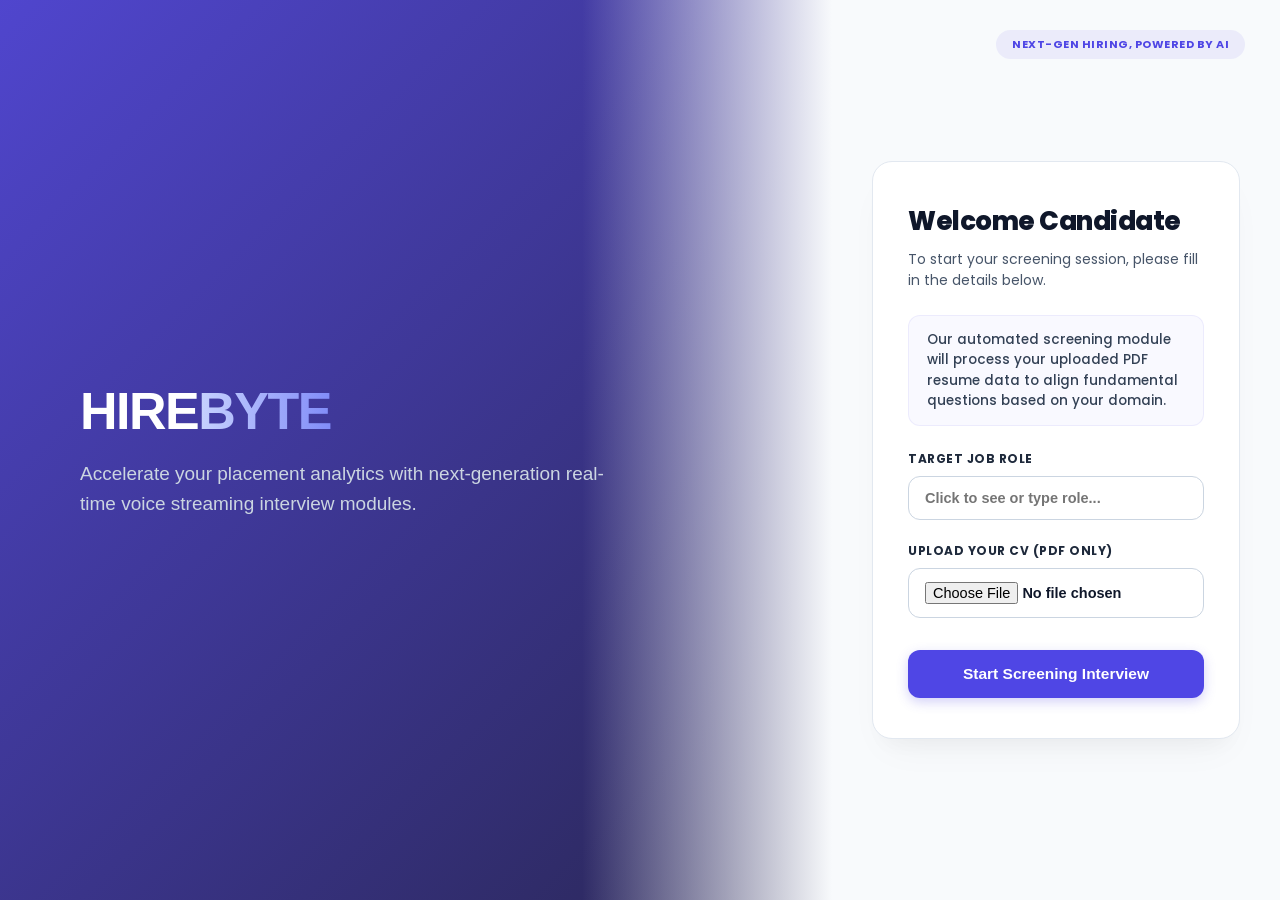
<file: templates/index.html>
<!DOCTYPE html>
<html lang="en">

<head>
    <meta charset="UTF-8">
    <meta name="viewport" content="width=device-width, initial-scale=1.0">
    <title>HIREBYTE - Setup Your Interview</title>
    <link rel="preconnect" href="https://fonts.googleapis.com">
    <link rel="preconnect" href="https://fonts.gstatic.com" crossorigin>
    <link
        href="https://fonts.googleapis.com/css2?family=Poppins:ital,wght@0,100;0,200;0,300;0,400;0,500;0,600;0,700;0,800;0,900;1,100;1,200;1,300;1,400;1,500;1,600;1,700;1,800;1,900&family=Raleway:ital,wght@0,100..900;1,100..900&display=swap"
        rel="stylesheet">
    <style>
        html,
        body {
            margin: 0;
            padding: 0;
            width: 100%;
            height: 100vh;
            font-family: -apple-system, BlinkMacSystemFont, "Segoe UI", Roboto, Helvetica, Arial, sans-serif;
            background-color: #f8fafc;
            overflow: hidden;
        }

        .split-viewport-container {
            display: flex;
            width: 100%;
            height: 100vh;
            position: relative;
        }

        .split-banner-left {
            width: 65%;
            height: 100%;
            background: linear-gradient(135deg, rgba(67, 56, 202, 0.93), rgba(30, 27, 75, 0.95)),
                url('https://images.unsplash.com/photo-1522071820081-009f0129c71c?auto=format&fit=crop&w=1200&q=80');
            background-size: cover;
            background-position: center;
            display: flex;
            flex-direction: column;
            justify-content: center;
            padding: 0 12% 0 80px;
            box-sizing: border-box;
            color: #ffffff;
            position: relative;
            z-index: 1;
        }

        .split-banner-left::after {
            content: "";
            position: absolute;
            top: 0;
            right: 0;
            width: 250px;
            height: 100%;
            background: linear-gradient(to right, transparent, #f8fafc);
            z-index: 2;
            pointer-events: none;
        }

        .split-banner-left h1 {
            font-size: 52px;
            font-weight: 800;
            margin: 0 0 18px 0;
            letter-spacing: -1.5px;
        }

        .split-banner-left h1 span {
            color: #a5b4fc;
            background: linear-gradient(to right, #c7d2fe, #818cf8);
            -webkit-background-clip: text;
            background-clip: text;
            -webkit-text-fill-color: transparent;
        }

        .split-banner-left p {
            font-size: 19px;
            line-height: 1.6;
            color: #cbd5e1;
            max-width: 540px;
            margin: 0;
        }

        .split-form-right {
            font-family: "Poppins", sans-serif;
            width: 35%;
            height: 100%;
            display: flex;
            justify-content: center;
            align-items: center;
            padding: 40px;
            box-sizing: border-box;
            position: relative;
            z-index: 3;
            background-color: #f8fafc;
        }

        .top-version-tag {
            position: absolute;
            top: 30px;
            right: 35px;
            background: rgba(79, 70, 229, 0.08);
            color: #4f46e5;
            font-size: 11px;
            font-weight: 700;
            padding: 6px 16px;
            border-radius: 100px;
            text-transform: uppercase;
            letter-spacing: 0.5px;
        }

        .custom-form-card {
            width: 100%;
            max-width: 420px;
            background: #ffffff;
            border-radius: 20px;
            padding: 40px 35px;
            box-shadow: 0 20px 40px -15px rgba(0, 0, 0, 0.05), 0 15px 20px -10px rgba(0, 0, 0, 0.03);
            border: 1px solid #e2e8f0;
            box-sizing: border-box;
        }

        .custom-form-card h2 {
            font-size: 26px;
            font-weight: 800;
            color: #0f172a;
            margin: 0 0 8px 0;
            letter-spacing: -0.5px;
        }

        .custom-form-card p.subtitle {
            font-size: 14px;
            color: #475569;
            margin: 0 0 24px 0;
            line-height: 1.5;
        }

        .custom-info-note {
            background: rgba(79, 70, 229, 0.03);
            border: 1px solid rgba(79, 70, 229, 0.08);
            border-radius: 12px;
            padding: 14px 18px;
            margin-bottom: 24px;
            font-size: 13.5px;
            color: #334155;
            line-height: 1.5;
            font-weight: 500;
        }

        .custom-input-group {
            margin-bottom: 22px;
            position: relative;
        }

        .custom-label {
            font-size: 12px;
            text-transform: uppercase;
            font-weight: 700;
            color: #1e293b;
            letter-spacing: 0.5px;
            display: block;
            margin-bottom: 8px;
        }

        .custom-select,
        .custom-file-input,
        .custom-search-input {
            width: 100%;
            padding: 13px 16px;
            border-radius: 12px;
            border: 1.5px solid #cbd5e1;
            background: #ffffff;
            color: #0f172a;
            font-size: 14.5px;
            font-weight: 600;
            outline: none;
            transition: all 0.2s ease;
            box-sizing: border-box;
        }

        .custom-search-input:focus,
        .custom-file-input:focus {
            border-color: #4f46e5;
            box-shadow: 0 0 0 4px rgba(79, 70, 229, 0.15);
        }

        .dropdown-options-box {
            position: absolute;
            top: calc(100% + 4px);
            left: 0;
            right: 0;
            background: #ffffff;
            border: 1px solid #cbd5e1;
            border-radius: 12px;
            box-shadow: 0 12px 24px -10px rgba(0, 0, 0, 0.1);
            max-height: 220px;
            overflow-y: auto;
            z-index: 100;
            display: none;
            padding: 6px 0;
        }

        .dropdown-item-row {
            padding: 10px 16px;
            font-size: 14px;
            font-weight: 500;
            color: #334155;
            cursor: pointer;
            transition: all 0.15s ease;
        }

        .dropdown-item-row:hover {
            background-color: rgba(79, 70, 229, 0.06);
            color: #4f46e5;
        }

        .dropdown-item-row.hidden {
            display: none;
        }

        .custom-submit-btn {
            width: 100%;
            background: #4f46e5;
            color: #ffffff;
            padding: 15px 24px;
            font-size: 15.5px;
            font-weight: 700;
            text-align: center;
            border: none;
            border-radius: 12px;
            cursor: pointer;
            transition: all 0.2s ease;
            margin-top: 10px;
            box-sizing: border-box;
            box-shadow: 0 4px 12px rgba(79, 70, 229, 0.25);
        }

        .custom-submit-btn:hover {
            background: #4338ca;
            transform: translateY(-1px);
            box-shadow: 0 6px 20px rgba(79, 70, 229, 0.35);
        }

        .custom-submit-btn:active {
            transform: translateY(0);
        }

        @media (max-width: 1024px) {
            .split-viewport-container {
                flex-direction: column;
                overflow-y: auto;
            }

            .split-banner-left {
                width: 100%;
                height: auto;
                padding: 60px 40px;
            }

            .split-banner-left::after {
                display: none;
            }

            .split-form-right {
                width: 100%;
                height: auto;
                padding: 60px 20px;
            }

            .top-version-tag {
                display: none;
            }
        }
    </style>
</head>

<body>

    <div class="split-viewport-container">

        <div class="split-banner-left">
            <h1>HIRE<span>BYTE</span></h1>
            <p>Accelerate your placement analytics with next-generation real-time voice streaming interview modules.</p>
        </div>

        <div class="split-form-right">
            <div class="top-version-tag">Next-gen hiring, powered by AI</div>

            <div class="custom-form-card">
                <h2>Welcome Candidate</h2>
                <p class="subtitle">To start your screening session, please fill in the details below.</p>

                <div class="custom-info-note">
                    Our automated screening module will process your uploaded PDF resume data to align fundamental
                    questions based on your domain.
                </div>

                <form action="/interview" method="POST" enctype="multipart/form-data" autocomplete="off">

                    <div class="custom-input-group">
                        <label for="job_role_search" class="custom-label">Target Job Role</label>
                        <input type="text" id="job_role_search" class="custom-search-input"
                            placeholder="Click to see or type role..." required>

                        <input type="hidden" name="job_role" id="job_role" required>

                        <div class="dropdown-options-box" id="dropdown_box">
                            <div class="dropdown-item-row" data-value="AI Engineer">AI Engineer</div>
                            <div class="dropdown-item-row" data-value="Data Scientist">Data Scientist</div>
                            <div class="dropdown-item-row" data-value="Python Developer">Python Developer</div>
                            <div class="dropdown-item-row" data-value="Machine Learning Engineer">Machine Learning
                                Engineer</div>
                            <div class="dropdown-item-row" data-value="Full Stack Developer">Full Stack Developer</div>
                            <div class="dropdown-item-row" data-value="Frontend Developer">Frontend Developer</div>
                            <div class="dropdown-item-row" data-value="Backend Developer">Backend Developer</div>
                            <div class="dropdown-item-row" data-value="DevOps Engineer">DevOps Engineer</div>
                            <div class="dropdown-item-row" data-value="Cloud Architect">Cloud Architect</div>
                            <div class="dropdown-item-row" data-value="UI/UX Designer">UI/UX Designer</div>
                        </div>
                    </div>

                    <div class="custom-input-group">
                        <label for="cv" class="custom-label">Upload Your CV (PDF ONLY)</label>
                        <input type="file" name="cv" id="cv" class="custom-file-input" accept=".pdf" required>
                    </div>

                    <button type="submit" class="custom-submit-btn">
                        Start Screening Interview
                    </button>
                </form>
            </div>
        </div>

    </div>

    <!-- Search Engine Script Interface Control -->
    <script>
        const searchInput = document.getElementById('job_role_search');
        const hiddenInput = document.getElementById('job_role');
        const dropdownBox = document.getElementById('dropdown_box');
        const dropdownItems = document.querySelectorAll('.dropdown-item-row');

        // Show options list when clicked
        searchInput.addEventListener('click', (e) => {
            dropdownBox.style.display = 'block';
            filterElements(e.target.value);
        });

        // Sequence text input filter handler
        searchInput.addEventListener('input', (e) => {
            dropdownBox.style.display = 'block';
            filterElements(e.target.value);
        });

        // Event to filter elements sequence-wise
        function filterElements(query) {
            const cleanQuery = query.toLowerCase().trim();
            dropdownItems.forEach(item => {
                const textVal = item.textContent.toLowerCase();
                if (textVal.includes(cleanQuery)) {
                    item.classList.remove('hidden');
                } else {
                    item.classList.add('hidden');
                }
            });
        }

        // Dropdown element selection script routing
        dropdownItems.forEach(item => {
            item.addEventListener('click', () => {
                const targetValue = item.getAttribute('data-value');
                searchInput.value = targetValue;
                hiddenInput.value = targetValue; // Set value for form submission pipeline
                dropdownBox.style.display = 'none';
            });
        });

        // Hide dropdown structure context if user clicks anywhere outside
        document.addEventListener('click', (e) => {
            if (!searchInput.contains(e.target) && !dropdownBox.contains(e.target)) {
                dropdownBox.style.display = 'none';
            }
        });
    </script>
</body>

</html>
</file>
